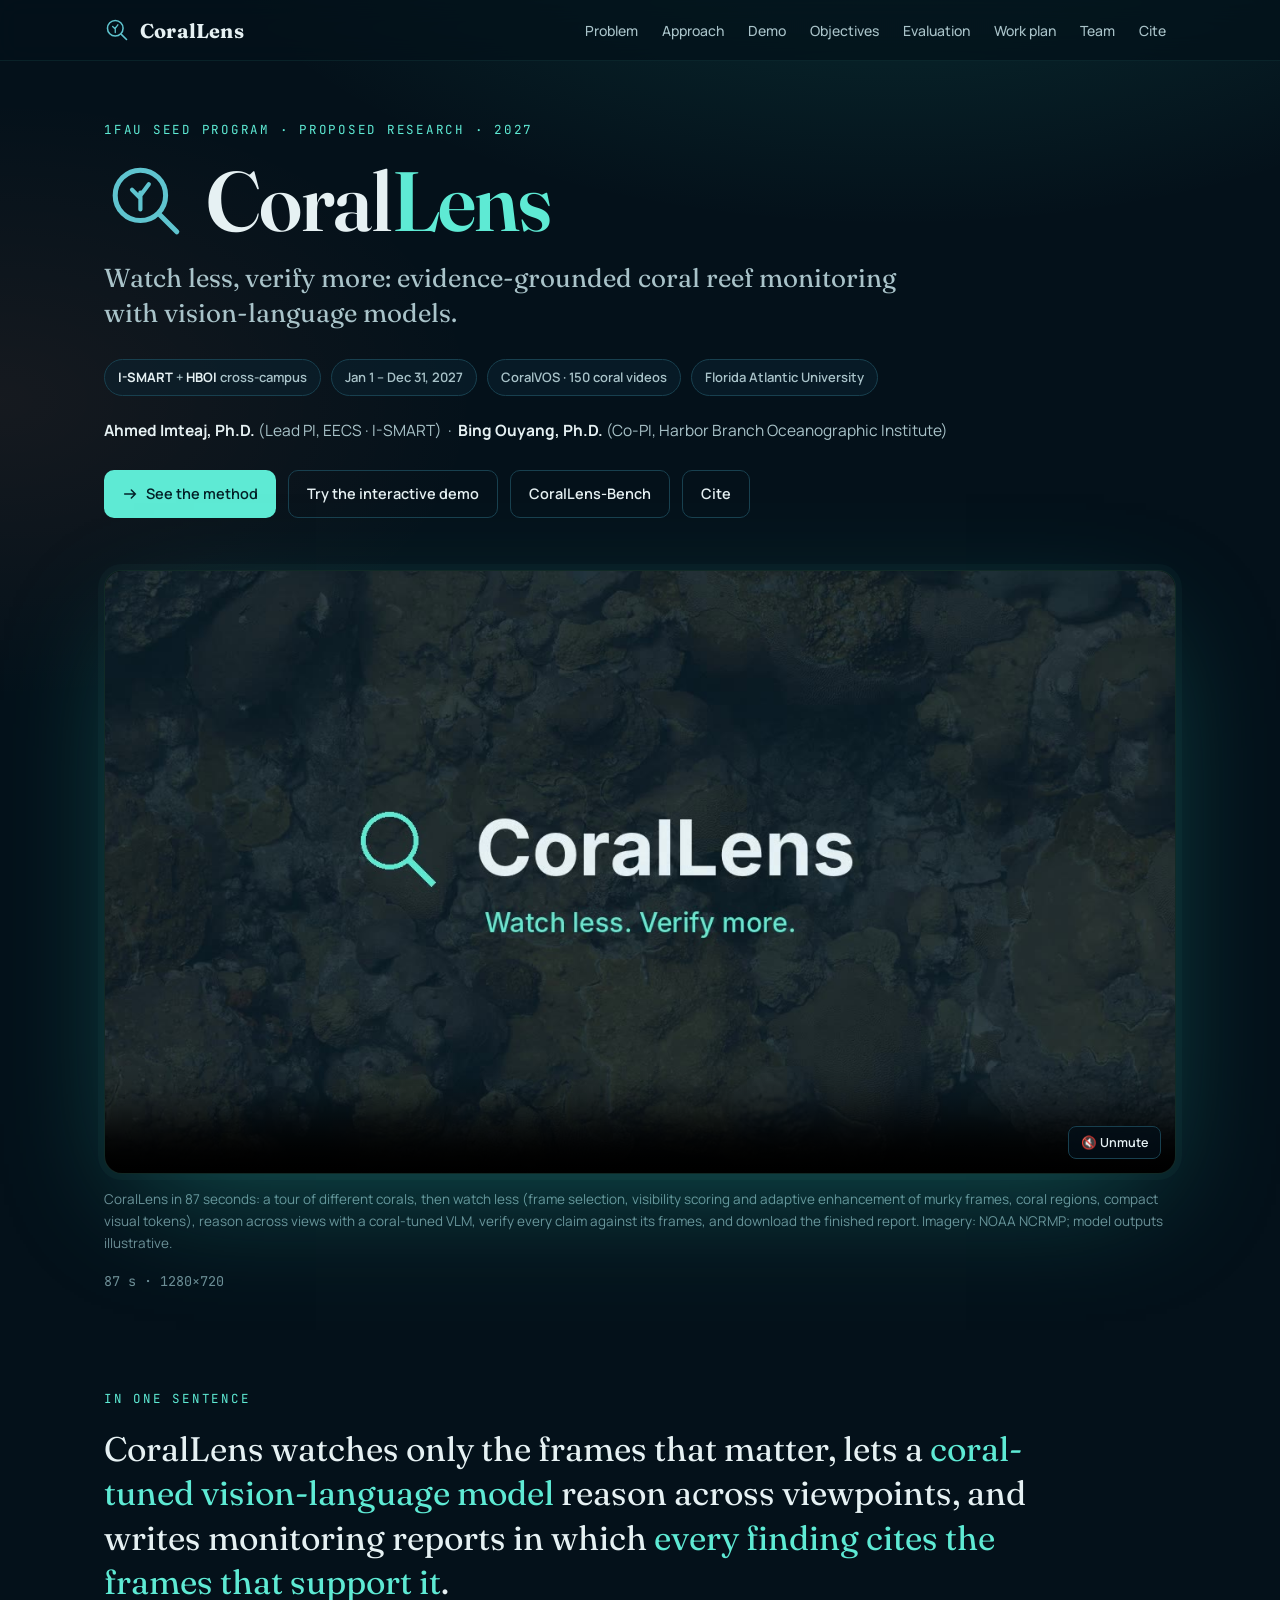
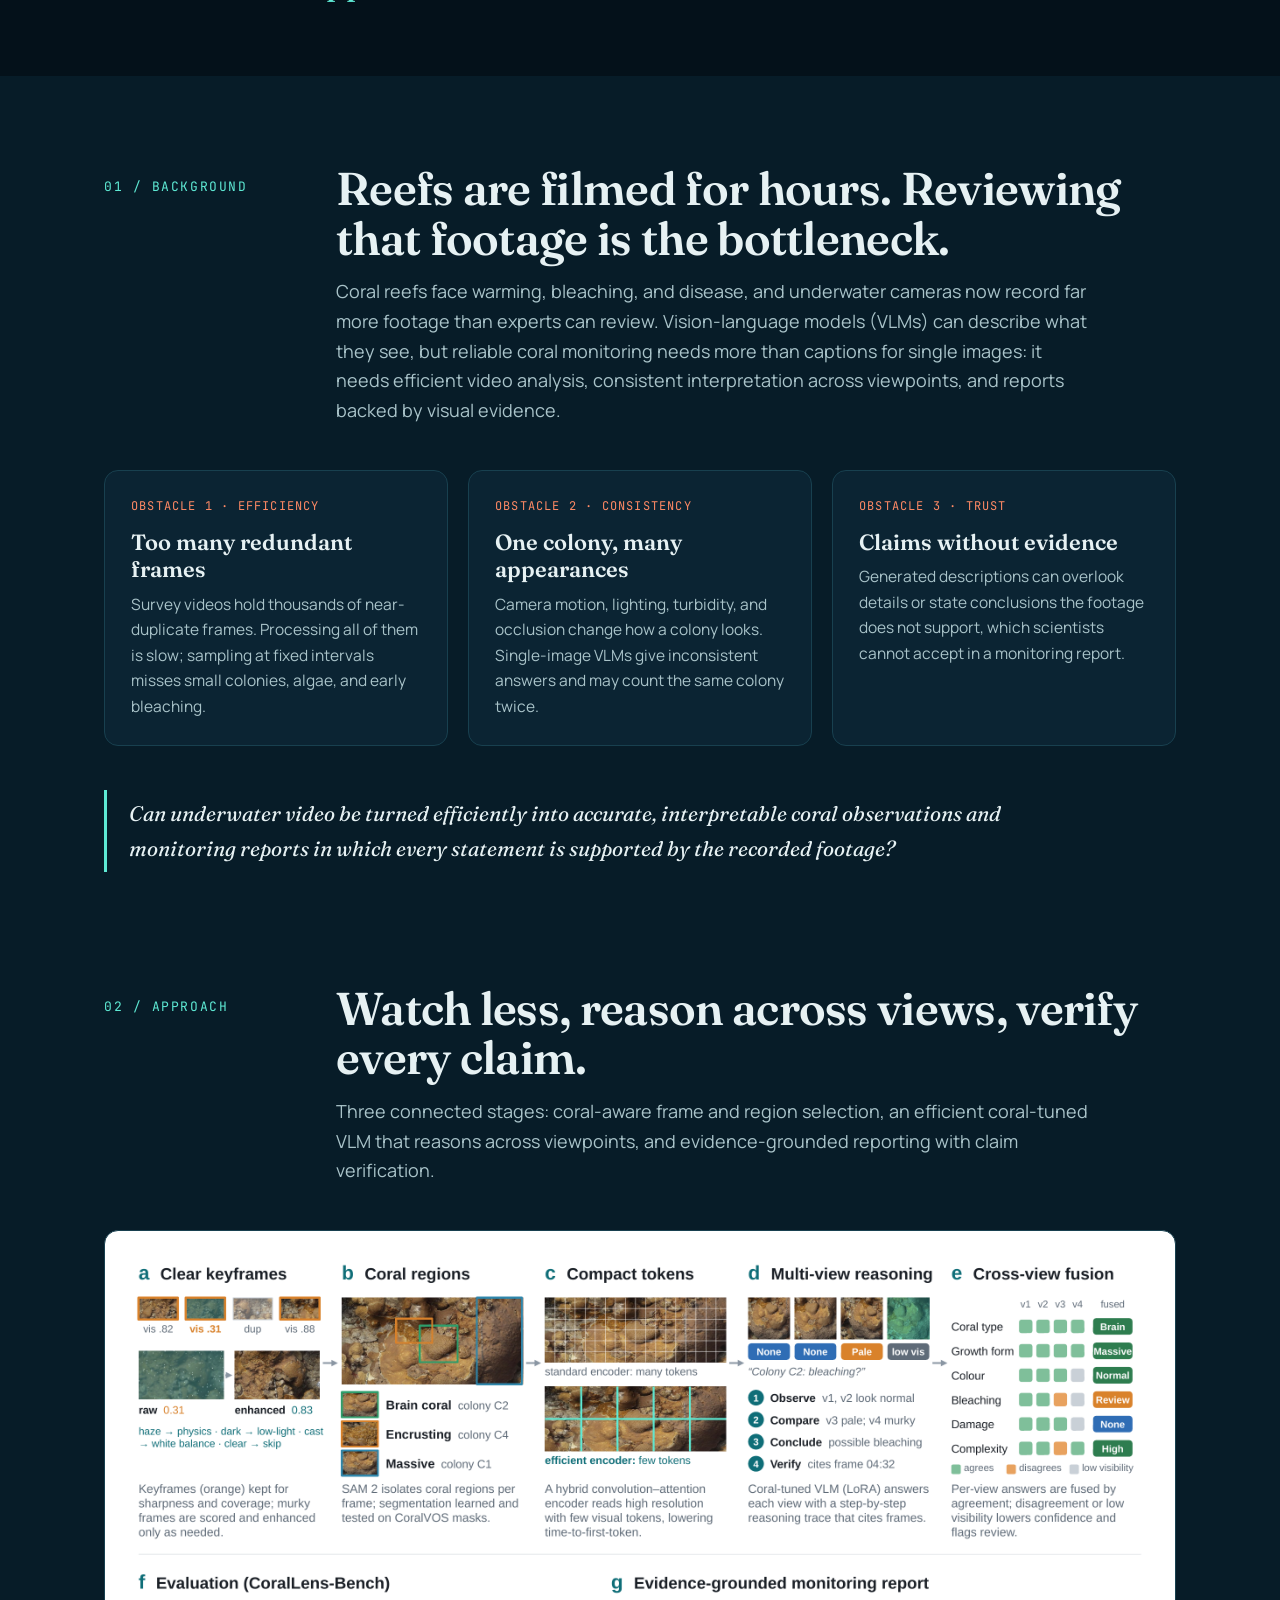
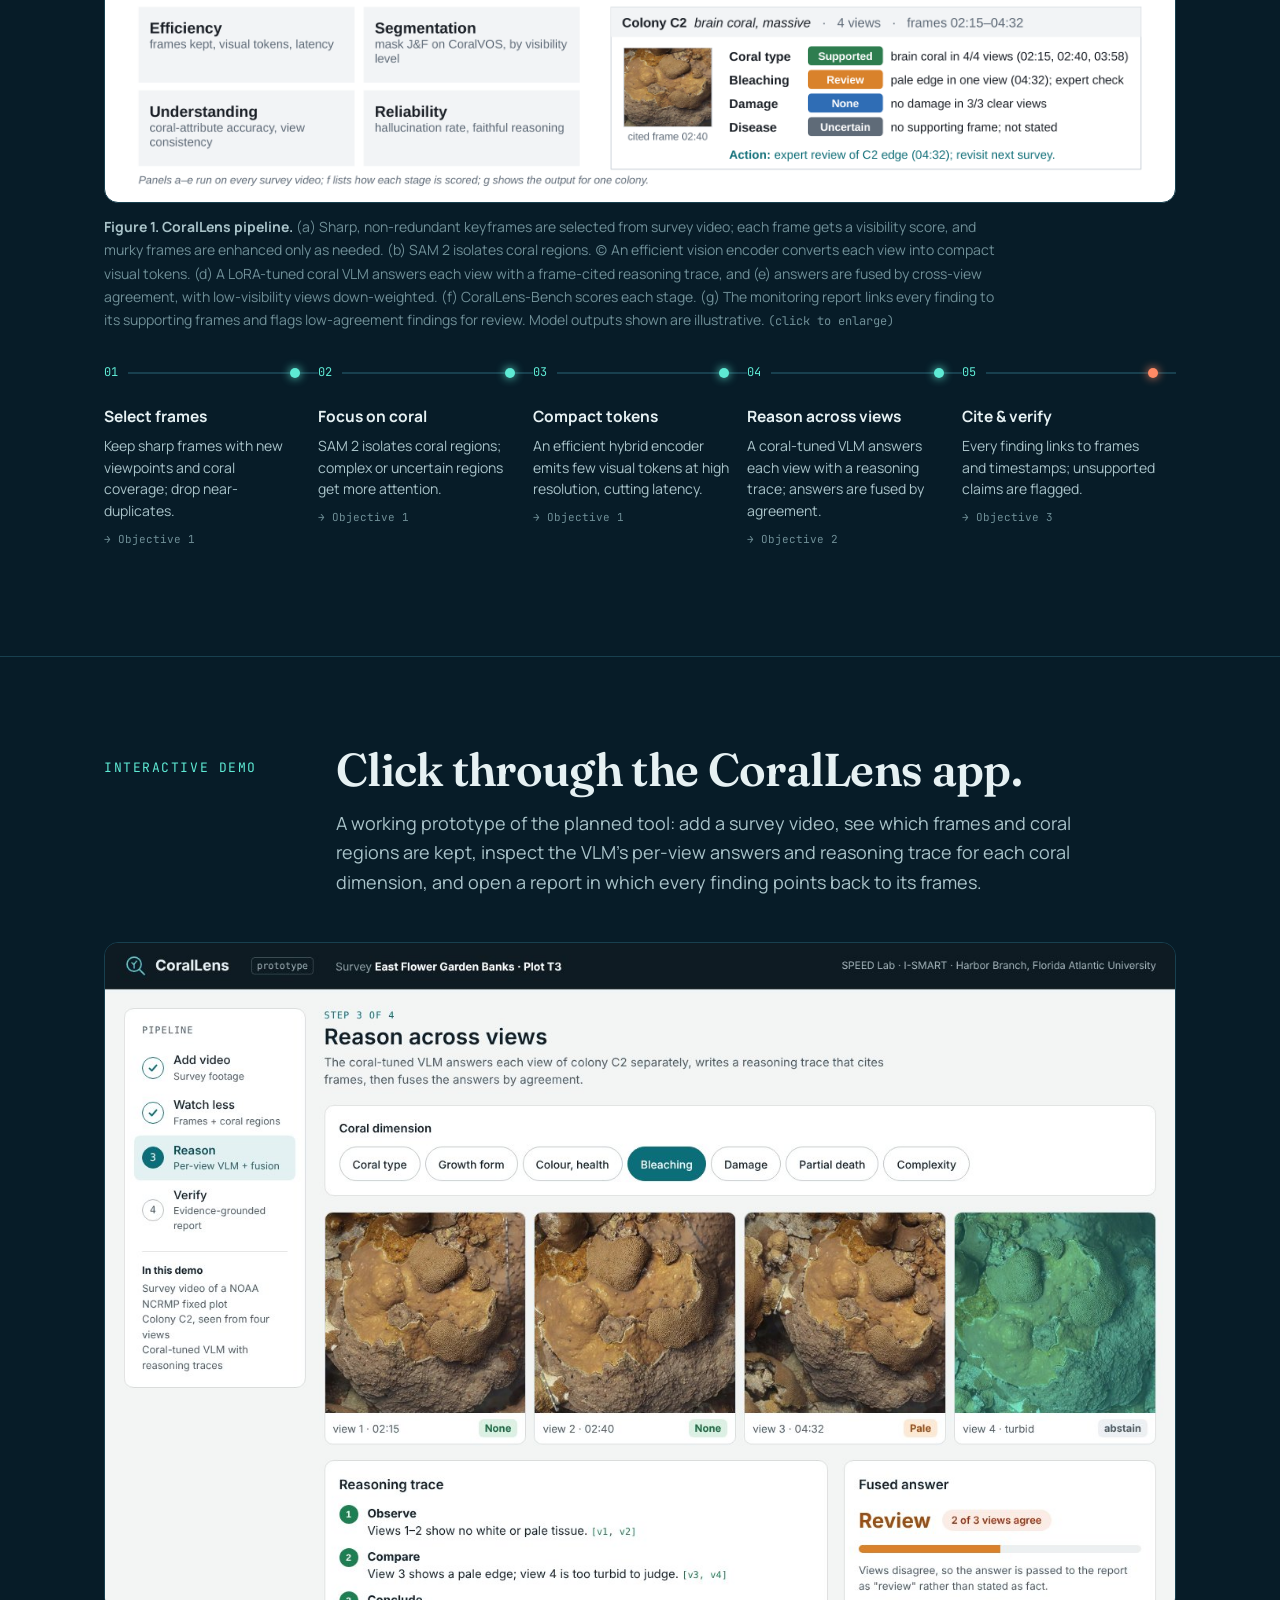
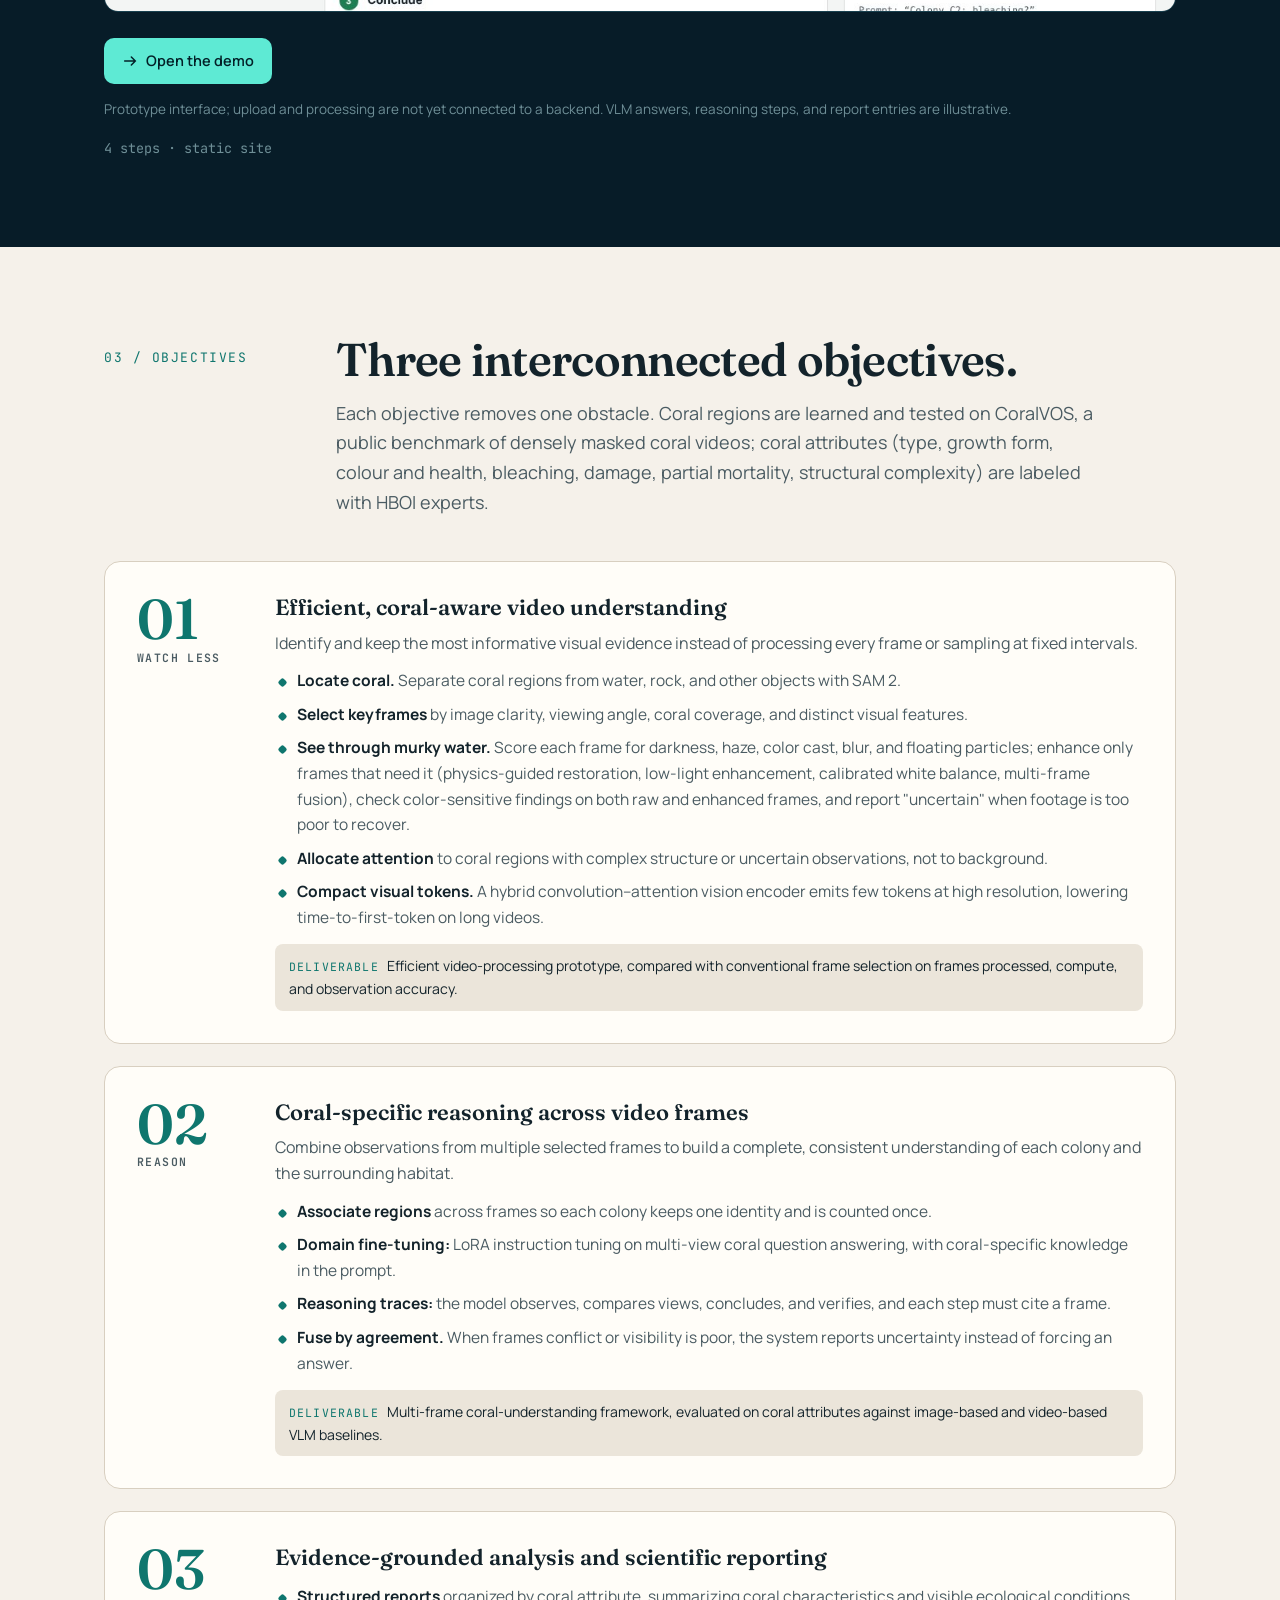
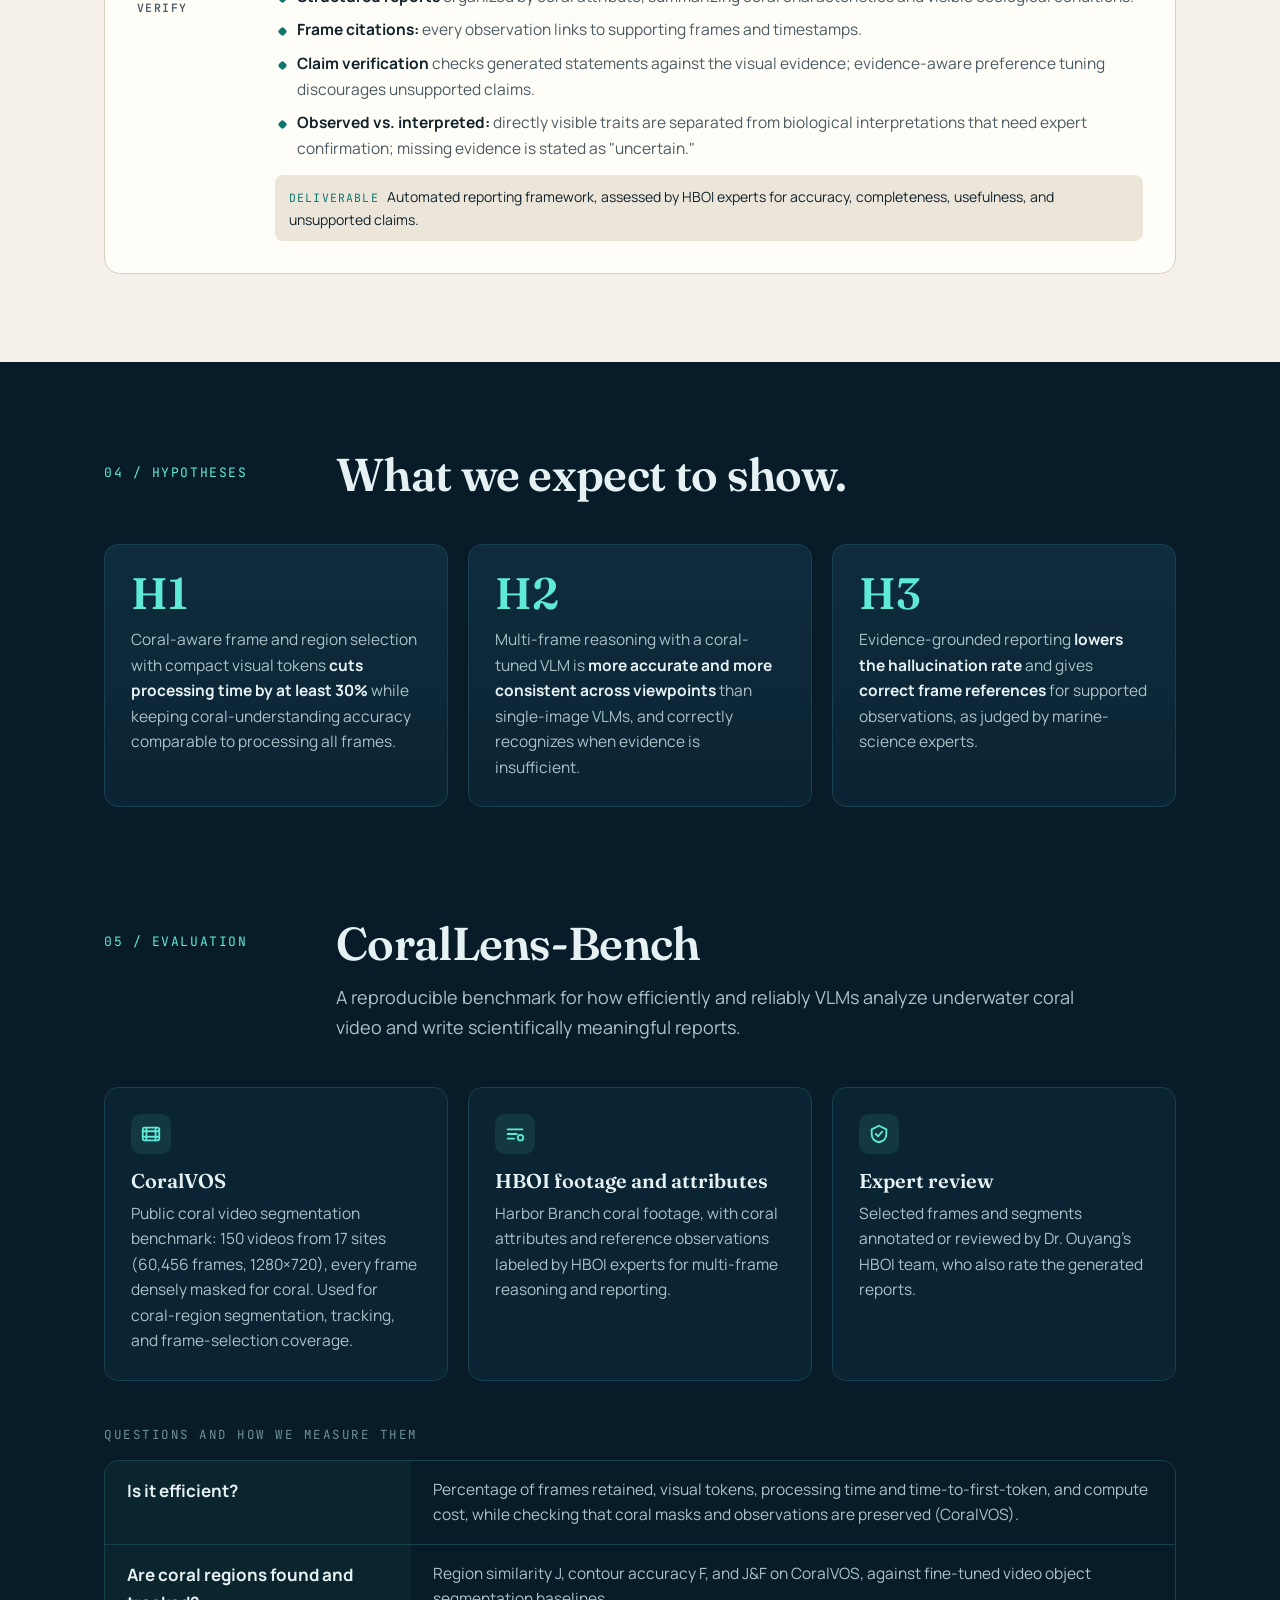
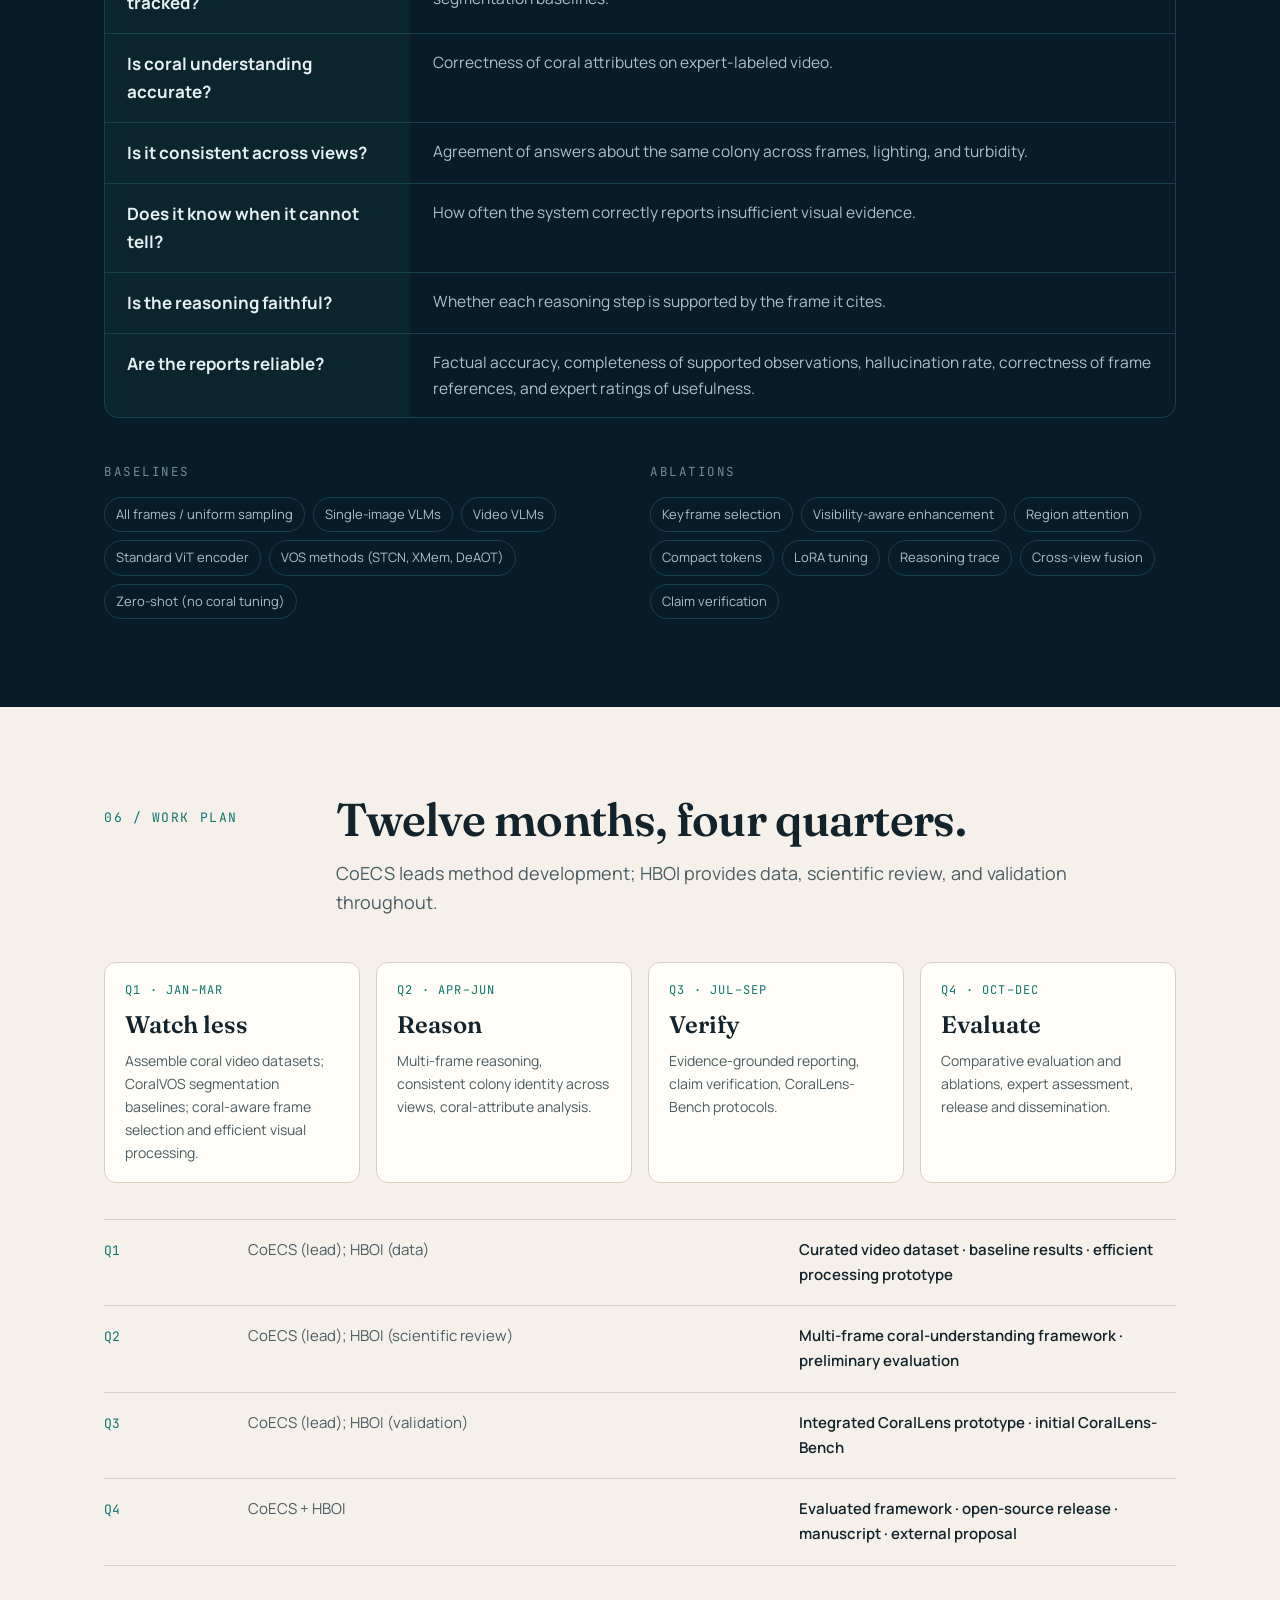
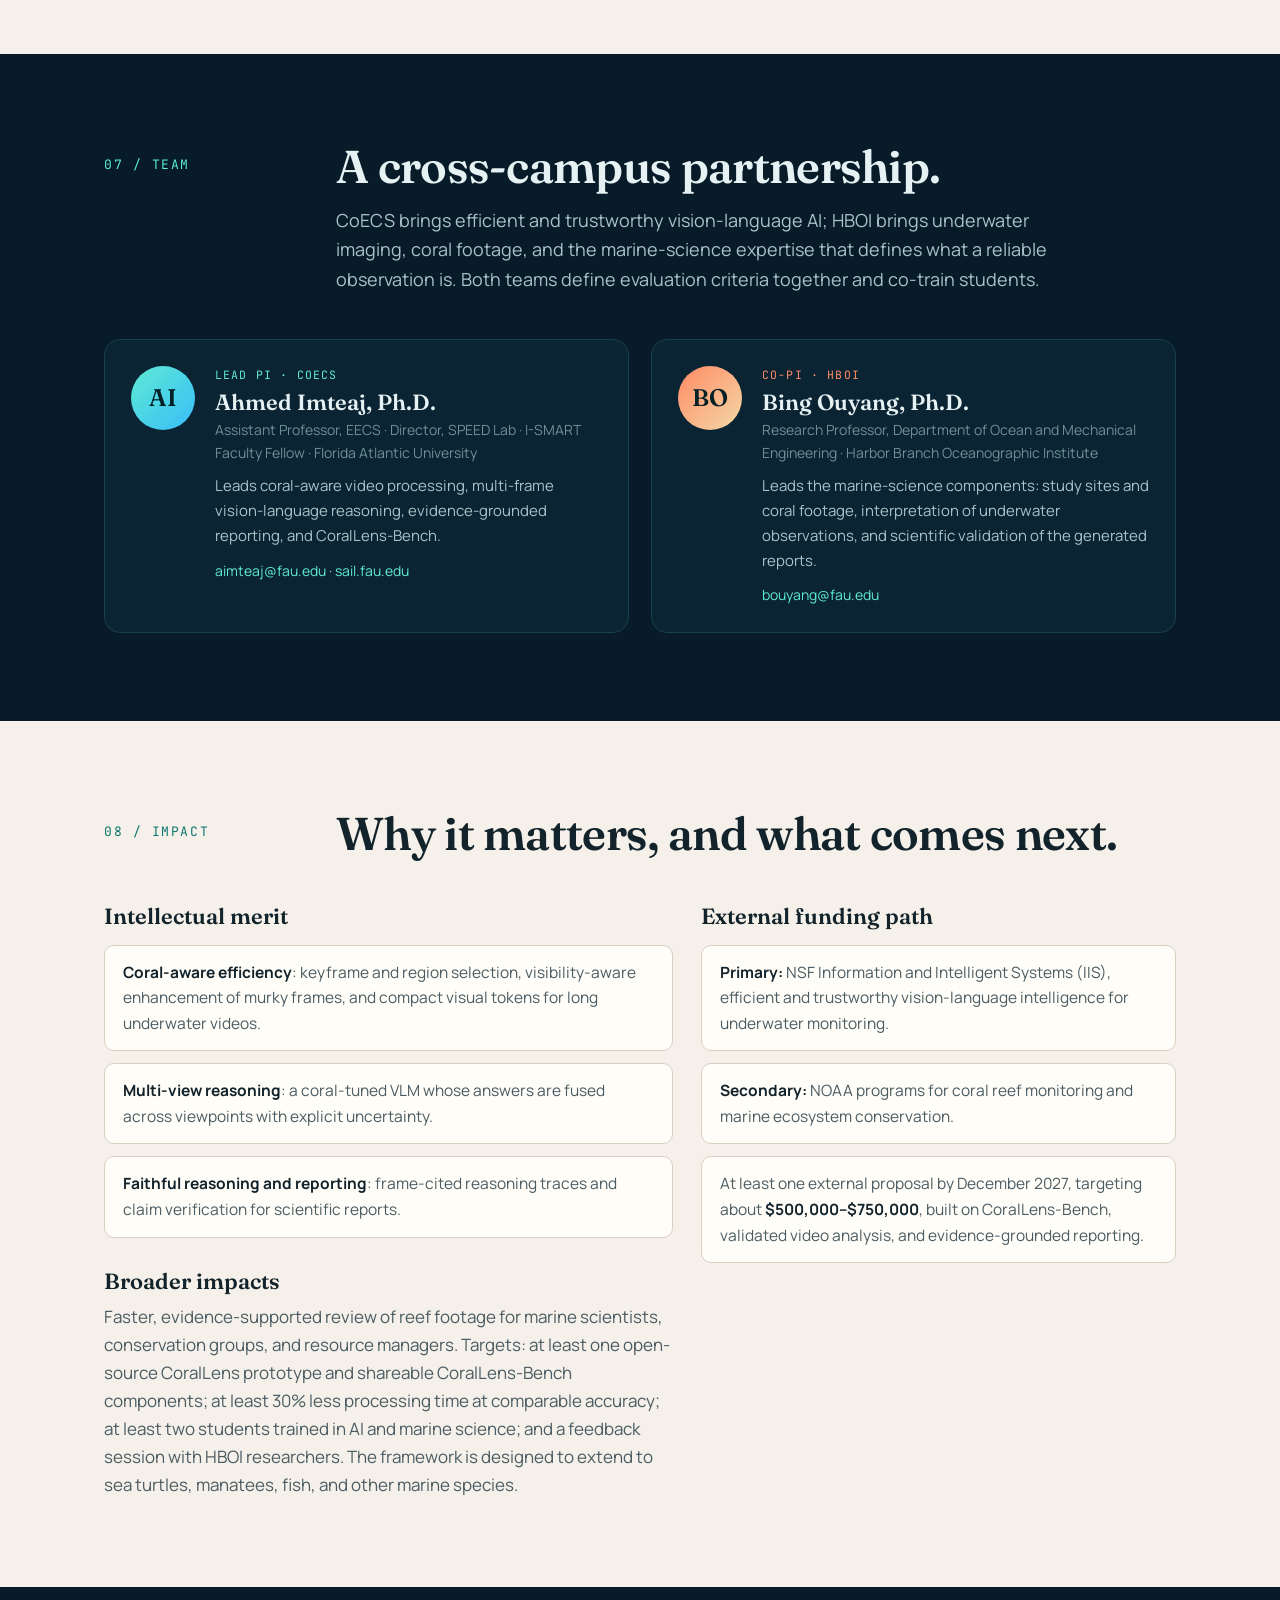
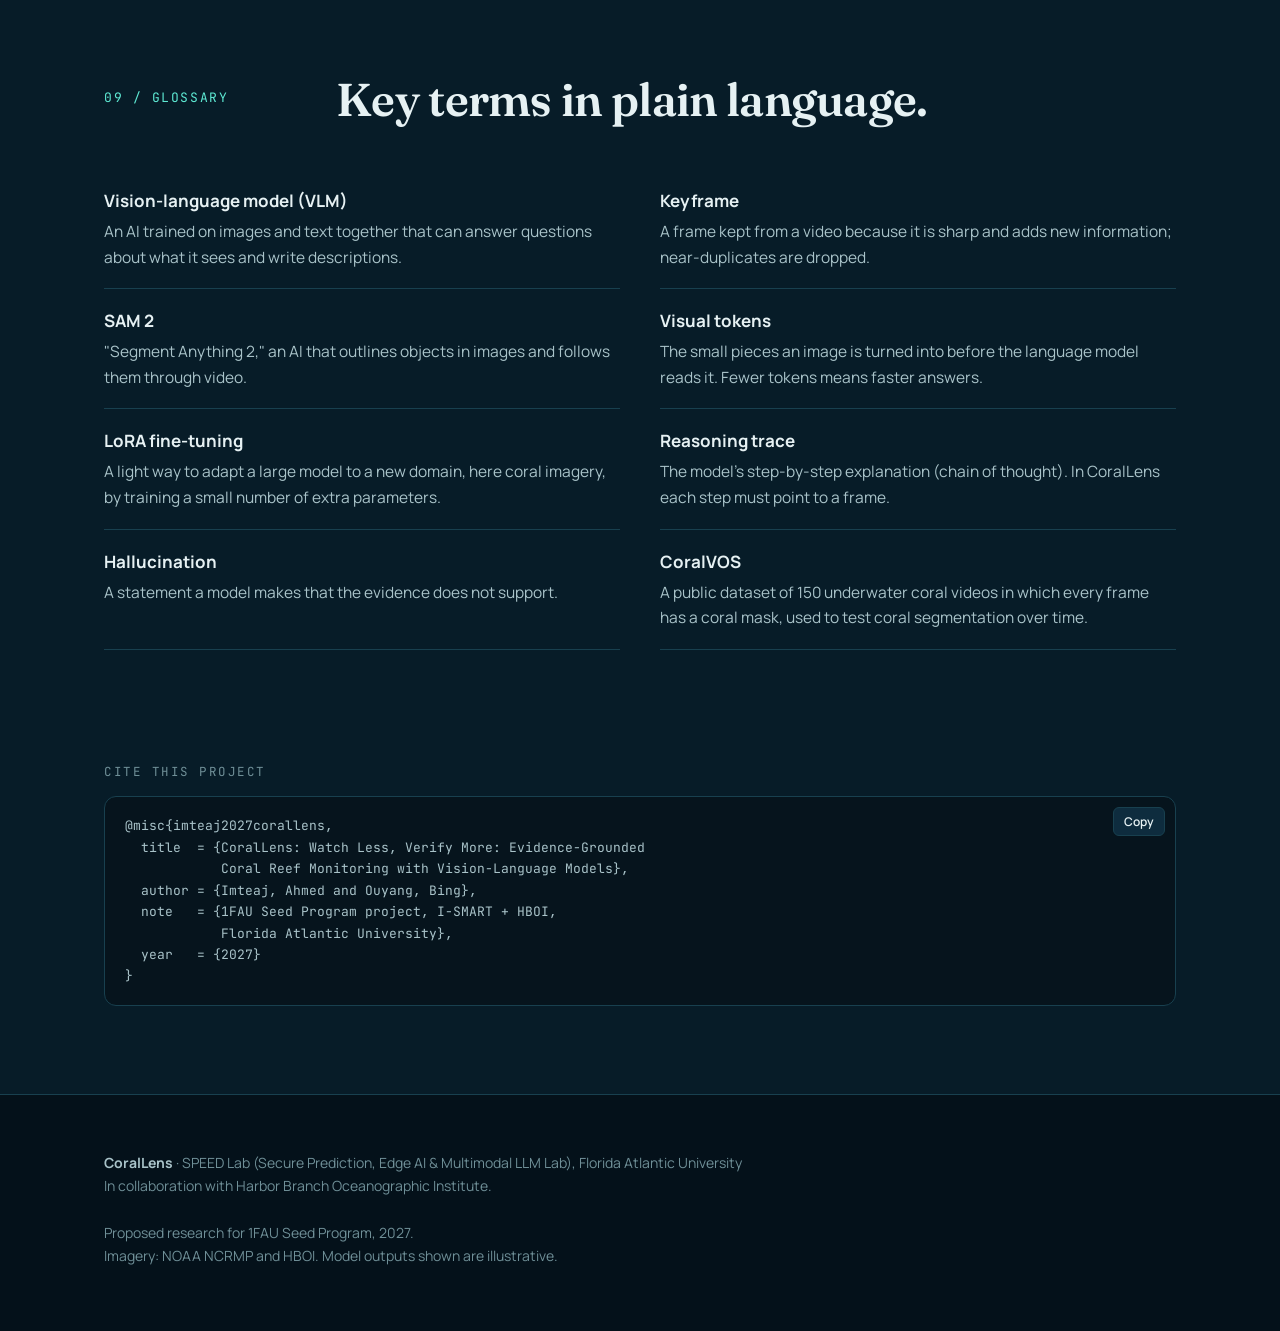
<file: index.html>
<!doctype html>
<html lang="en">
<head>
<meta charset="utf-8">
<meta name="viewport" content="width=device-width, initial-scale=1">
<title>CoralLens — Evidence-Grounded Coral Reef Monitoring</title>
<meta name="description" content="CoralLens: watch less, verify more. Efficient, evidence-grounded coral reef monitoring from underwater video with vision-language models. A 1FAU Seed Program project (I-SMART + HBOI), Florida Atlantic University.">
<meta property="og:title" content="CoralLens: Watch Less, Verify More">
<meta property="og:description" content="Evidence-grounded coral reef monitoring with vision-language models: efficient frame selection, multi-view coral reasoning, and reports where every finding cites its frames.">
<meta property="og:image" content="assets/social-card.jpg">
<meta name="twitter:card" content="summary_large_image">
<link rel="icon" href="data:image/svg+xml,<svg xmlns='http://www.w3.org/2000/svg' viewBox='0 0 30 30'><rect width='30' height='30' rx='7' fill='%23071a24'/><circle cx='13' cy='13' r='9' fill='none' stroke='%235FC4CF' stroke-width='2.2'/><path d='M20 20l6 6' stroke='%235FC4CF' stroke-width='2.4' stroke-linecap='round'/><path d='M13 18v-6M13 14l-3-3M13 13l3-4' stroke='%235FC4CF' stroke-width='1.8' stroke-linecap='round' fill='none'/></svg>">
<link rel="preconnect" href="https://fonts.googleapis.com">
<link rel="preconnect" href="https://fonts.gstatic.com" crossorigin>
<link href="https://fonts.googleapis.com/css2?family=Fraunces:opsz,wght@9..144,400;9..144,600;9..144,700&family=Manrope:wght@400;500;600;700&family=JetBrains+Mono:wght@400;500&display=swap" rel="stylesheet">
<style>
:root{
  --abyss:#04111a; --deep:#071c28; --panel:#0b2433; --panel-2:#0e2c3e; --line:#18404f;
  --ink:#e6f1f3; --ink-2:#a9c3c9; --ink-3:#6f8f97;
  --cyan:#5eead4; --cyan-2:#2dd4bf; --coral:#ff8a65; --sand:#f4d9a6;
  --paper:#f5f1ea; --paper-2:#ebe5da; --paper-ink:#13232b; --paper-ink-2:#4a5b62; --paper-line:#d8cfc0;
  --serif:"Fraunces",Georgia,serif; --sans:"Manrope",system-ui,sans-serif; --mono:"JetBrains Mono",ui-monospace,monospace;
  --wrap:1120px;
}
*{box-sizing:border-box;margin:0;padding:0}
html{scroll-behavior:smooth;scroll-padding-top:72px}
body{font-family:var(--sans);background:var(--abyss);color:var(--ink);line-height:1.65;font-size:17px;-webkit-font-smoothing:antialiased;overflow-x:hidden}
img,video{max-width:100%;display:block}
a{color:var(--cyan);text-decoration:none}
a:hover{text-decoration:underline}
.wrap{max-width:var(--wrap);margin:0 auto;padding:0 24px}
.mono{font-family:var(--mono)}

/* nav */
nav{position:fixed;inset:0 0 auto 0;z-index:50;background:rgba(4,17,26,.72);backdrop-filter:blur(12px);-webkit-backdrop-filter:blur(12px);border-bottom:1px solid rgba(94,234,212,.08)}
nav .wrap{display:flex;align-items:center;justify-content:space-between;height:60px;gap:16px}
.brand{font-family:var(--serif);font-weight:700;font-size:20px;color:var(--ink);letter-spacing:.2px;display:flex;align-items:center;gap:10px}
.brand:hover{text-decoration:none}
.brand i{width:9px;height:9px;border-radius:50%;background:var(--cyan);box-shadow:0 0 12px var(--cyan)}
nav ul{list-style:none;display:flex;gap:4px}
nav ul a{color:var(--ink-2);font-size:14px;font-weight:500;padding:6px 10px;border-radius:6px}
nav ul a:hover,nav ul a.on{color:var(--ink);background:rgba(94,234,212,.08);text-decoration:none}
@media (max-width:860px){nav ul{display:none}}

/* hero */
header.hero{position:relative;padding:120px 0 40px;background:radial-gradient(1200px 600px at 70% -10%,rgba(45,212,191,.16),transparent 60%),radial-gradient(800px 500px at 0% 30%,rgba(255,138,101,.07),transparent 60%),var(--abyss)}
.eyebrow{font-family:var(--mono);font-size:12.5px;letter-spacing:.14em;text-transform:uppercase;color:var(--cyan)}
h1{font-family:var(--serif);font-weight:600;font-size:clamp(40px,7vw,84px);line-height:1;letter-spacing:-.02em;margin:18px 0 18px}
h1 em{font-style:normal;color:var(--cyan)}
.hero-title{display:flex;align-items:center;gap:18px}
.hero-title .logo{width:clamp(48px,8vw,84px);height:clamp(48px,8vw,84px)}
.brand .logo{display:block}
.sub{font-family:var(--serif);font-size:clamp(19px,2.3vw,26px);line-height:1.35;color:var(--ink-2);max-width:820px;font-weight:400}
.meta{display:flex;flex-wrap:wrap;gap:10px;margin:28px 0 8px}
.chip{font-size:13px;font-weight:600;padding:7px 13px;border:1px solid var(--line);border-radius:999px;color:var(--ink-2);background:rgba(11,36,51,.5)}
.chip b{color:var(--ink)}
.authors{margin-top:22px;font-size:15.5px;color:var(--ink-2)}
.authors strong{color:var(--ink)}
.btns{display:flex;flex-wrap:wrap;gap:12px;margin-top:26px}
.btn{display:inline-flex;align-items:center;gap:8px;font-weight:600;font-size:14.5px;padding:11px 18px;border-radius:10px;background:var(--cyan);color:#032027}
.btn:hover{text-decoration:none;filter:brightness(1.08)}
.btn.ghost{background:transparent;color:var(--ink);border:1px solid var(--line)}
.btn.ghost:hover{border-color:var(--cyan)}

.video-shell{margin-top:52px;border-radius:18px;overflow:hidden;border:1px solid rgba(94,234,212,.18);box-shadow:0 40px 120px -30px rgba(45,212,191,.35),0 0 0 6px rgba(94,234,212,.03);background:#000;position:relative}
.video-shell video{width:100%;aspect-ratio:16/9;object-fit:cover}
.video-cap{display:flex;justify-content:space-between;gap:16px;flex-wrap:wrap;font-size:13.5px;color:var(--ink-3);margin-top:14px}
.sound{position:absolute;right:14px;bottom:14px;font:600 12.5px var(--sans);color:var(--ink);background:rgba(4,17,26,.7);border:1px solid var(--line);padding:7px 12px;border-radius:8px;cursor:pointer;backdrop-filter:blur(6px)}
.sound:hover{border-color:var(--cyan)}

/* tldr */
.tldr{padding:56px 0 72px}
.tldr p{font-family:var(--serif);font-size:clamp(22px,3vw,34px);line-height:1.3;max-width:960px;font-weight:400}
.tldr p mark{background:none;color:var(--cyan)}

/* sections */
section{padding:88px 0}
.dark{background:var(--deep)}
.light{background:var(--paper);color:var(--paper-ink)}
.light a{color:#0f766e}
.sec-head{display:grid;grid-template-columns:200px 1fr;gap:32px;margin-bottom:44px;align-items:start}
.sec-head .num{font-family:var(--mono);font-size:13px;letter-spacing:.12em;color:var(--cyan);padding-top:12px;text-transform:uppercase}
.light .sec-head .num{color:#0f766e}
h2{font-family:var(--serif);font-weight:600;font-size:clamp(30px,4vw,46px);line-height:1.08;letter-spacing:-.015em}
.lede{font-size:18px;color:var(--ink-2);margin-top:14px;max-width:760px}
.light .lede{color:var(--paper-ink-2)}
@media (max-width:760px){.sec-head{grid-template-columns:1fr;gap:6px}section{padding:64px 0}}

h3{font-family:var(--serif);font-weight:600;font-size:22px;line-height:1.25;margin-bottom:8px}

/* problem cards */
.grid3{display:grid;grid-template-columns:repeat(3,1fr);gap:20px}
@media (max-width:860px){.grid3{grid-template-columns:1fr}}
.card{background:var(--panel);border:1px solid var(--line);border-radius:14px;padding:26px}
.card .k{font-family:var(--mono);font-size:12px;color:var(--coral);letter-spacing:.1em;text-transform:uppercase;margin-bottom:12px}
.card p{color:var(--ink-2);font-size:15.5px}
.question{margin-top:44px;border-left:3px solid var(--cyan);padding:6px 0 6px 22px;font-family:var(--serif);font-style:italic;font-size:21px;color:var(--ink);max-width:900px}

/* figure */
figure{margin:0}
.fig{background:#06141d;border:1px solid var(--line);border-radius:14px;overflow:hidden}
.fig img{width:100%;cursor:zoom-in}
figcaption{font-size:14px;color:var(--ink-3);margin-top:12px;max-width:900px}
figcaption b{color:var(--ink-2)}
.light figcaption{color:var(--paper-ink-2)}
.light figcaption b{color:var(--paper-ink)}

/* pipeline */
.pipe{display:grid;grid-template-columns:repeat(5,1fr);gap:0;margin-top:40px;counter-reset:s}
.pipe>div{position:relative;padding:20px 18px 20px 0;border-top:2px solid var(--line)}
.pipe>div::before{counter-increment:s;content:"0" counter(s);font-family:var(--mono);font-size:12px;color:var(--cyan);position:absolute;top:-11px;left:0;background:var(--deep);padding-right:10px}
.pipe>div::after{content:"";position:absolute;top:-6px;right:18px;width:10px;height:10px;border-radius:50%;background:var(--cyan);box-shadow:0 0 10px var(--cyan)}
.pipe>div:last-child::after{background:var(--coral);box-shadow:0 0 10px var(--coral)}
.pipe h4{font-size:15.5px;font-weight:700;margin:10px 0 6px;color:var(--ink)}
.pipe p{font-size:14px;color:var(--ink-2);line-height:1.55}
.pipe .obj{font-family:var(--mono);font-size:11px;color:var(--ink-3);margin-top:8px;display:block}
.demo{margin-top:72px;padding-top:56px;border-top:1px solid var(--line)}
.steps4d{display:flex;flex-wrap:wrap;gap:8px;margin-top:16px}
.steps4d span{font-size:13px;color:var(--ink-2);padding:6px 12px;border:1px solid var(--line);border-radius:999px;background:rgba(11,36,51,.5)}
.steps4d b{color:var(--cyan);font-family:var(--mono);margin-right:6px;font-weight:500}
@media (max-width:900px){.pipe{grid-template-columns:1fr 1fr;row-gap:22px}}
@media (max-width:520px){.pipe{grid-template-columns:1fr}}

/* objectives */
.obj-list{display:grid;gap:22px}
.objective{display:grid;grid-template-columns:110px 1fr;gap:28px;padding:32px;border-radius:16px;background:#fffdf8;border:1px solid var(--paper-line)}
.objective .tag{font-family:var(--serif);font-size:56px;line-height:.9;color:#0f766e;font-weight:600}
.objective .tag small{display:block;font-family:var(--mono);font-size:11.5px;letter-spacing:.12em;color:var(--paper-ink-2);margin-top:8px;text-transform:uppercase}
.objective p{color:var(--paper-ink-2);font-size:16px}
.objective p+p{margin-top:10px}
.objective ul{margin:12px 0 0 0;list-style:none;display:grid;gap:8px}
.objective li{padding-left:22px;position:relative;color:var(--paper-ink-2);font-size:15.5px}
.objective li::before{content:"";position:absolute;left:4px;top:11px;width:7px;height:7px;border-radius:2px;background:#0f766e;transform:rotate(45deg)}
.objective li b{color:var(--paper-ink)}
.deliv{margin-top:14px;font-size:14px;padding:10px 14px;border-radius:8px;background:var(--paper-2);color:var(--paper-ink)}
.deliv span{font-family:var(--mono);font-size:11.5px;letter-spacing:.1em;text-transform:uppercase;color:#0f766e;margin-right:8px}
@media (max-width:700px){.objective{grid-template-columns:1fr;gap:10px;padding:24px}.objective .tag{font-size:40px}}

/* equation */
.eq{margin:18px 0 6px;padding:20px 22px;border-radius:12px;background:#06141d;color:#e6f1f3;font-family:var(--serif);font-size:clamp(17px,2.4vw,24px);text-align:center;overflow-x:auto;white-space:nowrap}
.eq i{font-style:italic}
.eq .c{color:var(--cyan)} .eq .o{color:var(--coral)}
.eq-key{font-size:14px;color:var(--paper-ink-2)}

/* hypotheses */
.hyp{display:grid;grid-template-columns:repeat(3,1fr);gap:20px}
@media (max-width:860px){.hyp{grid-template-columns:1fr}}
.hyp .card{background:linear-gradient(180deg,var(--panel-2),var(--panel))}
.hyp .h{font-family:var(--serif);font-size:44px;color:var(--cyan);line-height:1;font-weight:600;margin-bottom:12px}

/* eval table */
.table{border:1px solid var(--line);border-radius:14px;overflow:hidden}
.row{display:grid;grid-template-columns:minmax(200px,.8fr) 2fr;border-top:1px solid var(--line)}
.row:first-child{border-top:0}
.row>div{padding:16px 22px}
.row>div:first-child{font-weight:700;color:var(--ink);background:rgba(94,234,212,.04)}
.row>div:last-child{color:var(--ink-2);font-size:15.5px}
@media (max-width:640px){.row{grid-template-columns:1fr}.row>div:first-child{padding-bottom:4px}.row>div:last-child{padding-top:4px}}
.bench{display:grid;grid-template-columns:repeat(3,1fr);gap:20px;margin-bottom:44px}
@media (max-width:860px){.bench{grid-template-columns:1fr}}
.bench .card h3{font-size:20px}
.bench .ico{width:40px;height:40px;border-radius:10px;display:grid;place-items:center;background:rgba(94,234,212,.1);margin-bottom:14px}
.subhead{font-family:var(--mono);font-size:12.5px;letter-spacing:.12em;text-transform:uppercase;color:var(--ink-3);margin:0 0 14px}
.pill-list{display:flex;flex-wrap:wrap;gap:8px;margin-top:10px}
.pill-list span{font-size:13px;padding:6px 11px;border-radius:999px;border:1px solid var(--line);color:var(--ink-2)}

/* timeline */
.visits{display:grid;grid-template-columns:repeat(4,1fr);gap:16px;margin:36px 0}
.visit{padding:18px 20px;border-radius:12px;background:#fffdf8;border:1px solid var(--paper-line)}
.visit .v{font-family:var(--mono);font-size:12px;color:#0f766e;letter-spacing:.1em}
.visit .m{font-family:var(--serif);font-size:24px;font-weight:600;margin:4px 0}
.visit p{font-size:14px;color:var(--paper-ink-2)}
@media (max-width:760px){.visits{grid-template-columns:1fr 1fr}}
.light .fig{background:#fff;border-color:var(--paper-line)}
.ms{margin-top:36px;display:grid;gap:0;border-top:1px solid var(--paper-line)}
.ms>div{display:grid;grid-template-columns:120px 1.4fr 1fr;gap:24px;padding:18px 0;border-bottom:1px solid var(--paper-line);font-size:15px}
.ms .mo{font-family:var(--mono);font-size:13px;color:#0f766e;padding-top:2px}
.ms .ac{color:var(--paper-ink-2)}
.ms .dv{color:var(--paper-ink);font-weight:600}
@media (max-width:760px){.ms>div{grid-template-columns:1fr;gap:4px}}

/* team */
.team{display:grid;grid-template-columns:1fr 1fr;gap:22px}
@media (max-width:760px){.team{grid-template-columns:1fr}}
.person{display:flex;gap:20px;padding:26px;border-radius:16px;background:var(--panel);border:1px solid var(--line)}
.avatar{flex:0 0 64px;height:64px;border-radius:50%;display:grid;place-items:center;font-family:var(--serif);font-size:24px;font-weight:600;color:#032027;background:linear-gradient(135deg,var(--cyan),#38bdf8)}
.avatar.alt{background:linear-gradient(135deg,var(--coral),var(--sand))}
.person .role{font-family:var(--mono);font-size:11.5px;letter-spacing:.1em;text-transform:uppercase;color:var(--cyan)}
.person .aff{font-size:14px;color:var(--ink-3);margin:2px 0 10px}
.person p{font-size:15px;color:var(--ink-2)}
.partners{display:flex;flex-wrap:wrap;gap:12px;margin-top:28px}

/* glossary */
.gloss{display:grid;grid-template-columns:repeat(2,1fr);gap:0 40px}
.gloss>div{padding:18px 0;border-bottom:1px solid var(--line)}
.gloss dt{font-weight:700;margin-bottom:4px}
.gloss dd{color:var(--ink-2);font-size:15.5px}
@media (max-width:760px){.gloss{grid-template-columns:1fr}}

/* funding */
.fund{display:grid;grid-template-columns:1.2fr 1fr;gap:28px}
@media (max-width:860px){.fund{grid-template-columns:1fr}}
.fund ul{list-style:none;display:grid;gap:12px;margin-top:14px}
.fund li{padding:14px 18px;border-radius:10px;background:#fffdf8;border:1px solid var(--paper-line);font-size:15.5px;color:var(--paper-ink-2)}
.fund li b{color:var(--paper-ink)}

/* refs */
.refs{columns:2;column-gap:44px;font-size:14px;color:var(--ink-2);list-style:none;counter-reset:r}
.refs li{break-inside:avoid;margin-bottom:12px;padding-left:36px;position:relative;counter-increment:r}
.refs li::before{content:"[" counter(r) "]";position:absolute;left:0;font-family:var(--mono);font-size:12px;color:var(--ink-3);top:2px}
.refs i{color:var(--ink)}
@media (max-width:760px){.refs{columns:1}}
.cite{position:relative;background:#06141d;border:1px solid var(--line);border-radius:12px;padding:18px 20px;font-family:var(--mono);font-size:13px;color:var(--ink-2);white-space:pre;overflow-x:auto;margin-top:14px}
.copy{position:absolute;top:10px;right:10px;font:600 12px var(--sans);background:var(--panel-2);color:var(--ink);border:1px solid var(--line);padding:5px 10px;border-radius:6px;cursor:pointer}

footer{padding:56px 0 64px;border-top:1px solid var(--line);font-size:14px;color:var(--ink-3)}
footer .wrap{display:flex;justify-content:space-between;gap:24px;flex-wrap:wrap}
footer b{color:var(--ink-2)}

/* lightbox */
.lb{position:fixed;inset:0;background:rgba(2,8,12,.94);display:none;align-items:center;justify-content:center;z-index:100;padding:24px;cursor:zoom-out}
.lb.open{display:flex}
.lb img{max-height:94vh;border-radius:8px}

/* reveal */
.rv{opacity:0;transform:translateY(18px);transition:opacity .7s ease,transform .7s ease}
.rv.in{opacity:1;transform:none}
@media (prefers-reduced-motion:reduce){.rv{opacity:1;transform:none;transition:none}html{scroll-behavior:auto}}
</style>
</head>
<body>

<nav>
  <div class="wrap">
    <a class="brand" href="#top"><svg class="logo" width="26" height="26" viewBox="0 0 30 30" fill="none" aria-hidden="true"><circle cx="13" cy="13" r="9" stroke="#5FC4CF" stroke-width="1.8"/><path d="M20 20l6 6" stroke="#5FC4CF" stroke-width="1.8" stroke-linecap="round"/><path d="M13 18v-6M13 14l-3-3M13 13l3-4" stroke="#5FC4CF" stroke-width="1.5" stroke-linecap="round"/></svg>CoralLens</a>
    <ul>
      <li><a href="#problem">Problem</a></li>
      <li><a href="#approach">Approach</a></li>
      <li><a href="#demo">Demo</a></li>
      <li><a href="#objectives">Objectives</a></li>
      <li><a href="#evaluation">Evaluation</a></li>
      <li><a href="#plan">Work plan</a></li>
      <li><a href="#team">Team</a></li>
      <li><a href="#cite">Cite</a></li>
    </ul>
  </div>
</nav>

<header class="hero" id="top">
  <div class="wrap">
    <div class="eyebrow">1FAU Seed Program · Proposed research · 2027</div>
    <h1 class="hero-title"><svg class="logo" style="flex:0 0 auto" width="84" height="84" viewBox="0 0 30 30" fill="none" aria-hidden="true"><circle cx="13" cy="13" r="9" stroke="#5FC4CF" stroke-width="1.8"/><path d="M20 20l6 6" stroke="#5FC4CF" stroke-width="1.8" stroke-linecap="round"/><path d="M13 18v-6M13 14l-3-3M13 13l3-4" stroke="#5FC4CF" stroke-width="1.5" stroke-linecap="round"/></svg><span>Coral<em>Lens</em></span></h1>
    <p class="sub">Watch less, verify more: evidence-grounded coral reef monitoring with vision-language models.</p>
    <div class="meta">
      <span class="chip"><b>I-SMART</b> + <b>HBOI</b> cross-campus</span>
      <span class="chip">Jan 1 – Dec 31, 2027</span>
      <span class="chip">CoralVOS · 150 coral videos</span>
      <span class="chip">Florida Atlantic University</span>
    </div>
    <p class="authors"><strong>Ahmed Imteaj, Ph.D.</strong> (Lead PI, EECS · I-SMART) &nbsp;·&nbsp; <strong>Bing Ouyang, Ph.D.</strong> (Co-PI, Harbor Branch Oceanographic Institute)</p>
    <div class="btns">
      <a class="btn" href="#approach">
        <svg width="16" height="16" viewBox="0 0 24 24" fill="none" stroke="currentColor" stroke-width="2.2" stroke-linecap="round"><path d="M4 12h16M14 6l6 6-6 6"/></svg>
        See the method
      </a>
      <a class="btn ghost" href="demo/">Try the interactive demo</a>
      <a class="btn ghost" href="#evaluation">CoralLens-Bench</a>
      <a class="btn ghost" href="#cite">Cite</a>
    </div>

    <div class="video-shell rv">
      <video id="teaser" src="assets/coralReef_SPEED_Lab.mp4?v=20261021a" poster="assets/video-poster.jpg?v=20261020g" autoplay muted loop playsinline preload="metadata" controls></video>
      <button class="sound" id="sound" type="button">🔇 Unmute</button>
    </div>
    <div class="video-cap">
      <span>CoralLens in 87 seconds: a tour of different corals, then watch less (frame selection, visibility scoring and adaptive enhancement of murky frames, coral regions, compact visual tokens), reason across views with a coral-tuned VLM, verify every claim against its frames, and download the finished report. Imagery: NOAA NCRMP; model outputs illustrative.</span>
      <span class="mono">87 s · 1280×720</span>
    </div>
  </div>
</header>

<div class="tldr">
  <div class="wrap rv">
    <div class="eyebrow" style="margin-bottom:18px">In one sentence</div>
    <p>CoralLens watches only the frames that matter, lets a <mark>coral-tuned vision-language model</mark> reason across viewpoints, and writes monitoring reports in which <mark>every finding cites the frames that support it</mark>.</p>
  </div>
</div>

<section class="dark" id="problem">
  <div class="wrap">
    <div class="sec-head rv">
      <div class="num">01 / Background</div>
      <div>
        <h2>Reefs are filmed for hours. Reviewing that footage is the bottleneck.</h2>
        <p class="lede">Coral reefs face warming, bleaching, and disease, and underwater cameras now record far more footage than experts can review. Vision-language models (VLMs) can describe what they see, but reliable coral monitoring needs more than captions for single images: it needs efficient video analysis, consistent interpretation across viewpoints, and reports backed by visual evidence.</p>
      </div>
    </div>
    <div class="grid3">
      <div class="card rv">
        <div class="k">Obstacle 1 · Efficiency</div>
        <h3>Too many redundant frames</h3>
        <p>Survey videos hold thousands of near-duplicate frames. Processing all of them is slow; sampling at fixed intervals misses small colonies, algae, and early bleaching.</p>
      </div>
      <div class="card rv">
        <div class="k">Obstacle 2 · Consistency</div>
        <h3>One colony, many appearances</h3>
        <p>Camera motion, lighting, turbidity, and occlusion change how a colony looks. Single-image VLMs give inconsistent answers and may count the same colony twice.</p>
      </div>
      <div class="card rv">
        <div class="k">Obstacle 3 · Trust</div>
        <h3>Claims without evidence</h3>
        <p>Generated descriptions can overlook details or state conclusions the footage does not support, which scientists cannot accept in a monitoring report.</p>
      </div>
    </div>
    <p class="question rv">Can underwater video be turned efficiently into accurate, interpretable coral observations and monitoring reports in which every statement is supported by the recorded footage?</p>
  </div>
</section>

<section class="dark" id="approach" style="padding-top:24px">
  <div class="wrap">
    <div class="sec-head rv">
      <div class="num">02 / Approach</div>
      <div>
        <h2>Watch less, reason across views, verify every claim.</h2>
        <p class="lede">Three connected stages: coral-aware frame and region selection, an efficient coral-tuned VLM that reasons across viewpoints, and evidence-grounded reporting with claim verification.</p>
      </div>
    </div>
    <figure class="rv">
      <div class="fig" style="background:#fff;padding:10px"><img src="assets/fig1-overview.png?v=20261021b" alt="CoralLens pipeline: (a) clear keyframes with visibility scoring and enhancement, (b) SAM 2 coral regions, (c) compact visual tokens, (d) multi-view reasoning, (e) cross-view fusion, (f) CoralLens-Bench evaluation, (g) evidence-grounded monitoring report" loading="lazy" data-zoom></div>
      <figcaption><b>Figure 1. CoralLens pipeline.</b> (a) Sharp, non-redundant keyframes are selected from survey video; each frame gets a visibility score, and murky frames are enhanced only as needed. (b) SAM&nbsp;2 isolates coral regions. (c) An efficient vision encoder converts each view into compact visual tokens. (d) A LoRA-tuned coral VLM answers each view with a frame-cited reasoning trace, and (e) answers are fused by cross-view agreement, with low-visibility views down-weighted. (f) CoralLens-Bench scores each stage. (g) The monitoring report links every finding to its supporting frames and flags low-agreement findings for review. Model outputs shown are illustrative. <span class="mono" style="font-size:12px">(click to enlarge)</span></figcaption>
    </figure>
    <div class="pipe">
      <div class="rv"><h4>Select frames</h4><p>Keep sharp frames with new viewpoints and coral coverage; drop near-duplicates.</p><span class="obj">→ Objective 1</span></div>
      <div class="rv"><h4>Focus on coral</h4><p>SAM&nbsp;2 isolates coral regions; complex or uncertain regions get more attention.</p><span class="obj">→ Objective 1</span></div>
      <div class="rv"><h4>Compact tokens</h4><p>An efficient hybrid encoder emits few visual tokens at high resolution, cutting latency.</p><span class="obj">→ Objective 1</span></div>
      <div class="rv"><h4>Reason across views</h4><p>A coral-tuned VLM answers each view with a reasoning trace; answers are fused by agreement.</p><span class="obj">→ Objective 2</span></div>
      <div class="rv"><h4>Cite &amp; verify</h4><p>Every finding links to frames and timestamps; unsupported claims are flagged.</p><span class="obj">→ Objective 3</span></div>
    </div>
  </div>
</section>

<section class="dark" id="demo" style="border-top:1px solid var(--line)">
  <div class="wrap">
    <div class="sec-head rv">
      <div class="num">Interactive demo</div>
      <div>
        <h2>Click through the CoralLens app.</h2>
        <p class="lede">A working prototype of the planned tool: add a survey video, see which frames and coral regions are kept, inspect the VLM's per-view answers and reasoning trace for each coral dimension, and open a report in which every finding points back to its frames.</p>
      </div>
    </div>
    <div class="rv">
      <a href="demo/" aria-label="Open the interactive demo" style="display:block;border:1px solid var(--line);border-radius:14px;overflow:hidden">
        <img src="assets/demo-preview.jpg" alt="CoralLens demo: multi-view reasoning step with per-view answers and reasoning trace" loading="lazy" style="display:block;width:100%;height:auto">
      </a>
      <div class="btns">
        <a class="btn" href="demo/">
          <svg width="16" height="16" viewBox="0 0 24 24" fill="none" stroke="currentColor" stroke-width="2.2" stroke-linecap="round"><path d="M4 12h16M14 6l6 6-6 6"/></svg>
          Open the demo
        </a>
      </div>
      <div class="video-cap"><span>Prototype interface; upload and processing are not yet connected to a backend. VLM answers, reasoning steps, and report entries are illustrative.</span><span class="mono">4 steps · static site</span></div>
    </div>
  </div>
</section>

<section class="light" id="objectives">
  <div class="wrap">
    <div class="sec-head rv">
      <div class="num">03 / Objectives</div>
      <div>
        <h2>Three interconnected objectives.</h2>
        <p class="lede">Each objective removes one obstacle. Coral regions are learned and tested on CoralVOS, a public benchmark of densely masked coral videos; coral attributes (type, growth form, colour and health, bleaching, damage, partial mortality, structural complexity) are labeled with HBOI experts.</p>
      </div>
    </div>

    <div class="obj-list">
      <article class="objective rv">
        <div class="tag">01<small>Watch less</small></div>
        <div>
          <h3>Efficient, coral-aware video understanding</h3>
          <p>Identify and keep the most informative visual evidence instead of processing every frame or sampling at fixed intervals.</p>
          <ul>
            <li><b>Locate coral.</b> Separate coral regions from water, rock, and other objects with SAM&nbsp;2.</li>
            <li><b>Select keyframes</b> by image clarity, viewing angle, coral coverage, and distinct visual features.</li>
            <li><b>See through murky water.</b> Score each frame for darkness, haze, color cast, blur, and floating particles; enhance only frames that need it (physics-guided restoration, low-light enhancement, calibrated white balance, multi-frame fusion), check color-sensitive findings on both raw and enhanced frames, and report "uncertain" when footage is too poor to recover.</li>
            <li><b>Allocate attention</b> to coral regions with complex structure or uncertain observations, not to background.</li>
            <li><b>Compact visual tokens.</b> A hybrid convolution–attention vision encoder emits few tokens at high resolution, lowering time-to-first-token on long videos.</li>
          </ul>
          <div class="deliv"><span>Deliverable</span>Efficient video-processing prototype, compared with conventional frame selection on frames processed, compute, and observation accuracy.</div>
        </div>
      </article>

      <article class="objective rv">
        <div class="tag">02<small>Reason</small></div>
        <div>
          <h3>Coral-specific reasoning across video frames</h3>
          <p>Combine observations from multiple selected frames to build a complete, consistent understanding of each colony and the surrounding habitat.</p>
          <ul>
            <li><b>Associate regions</b> across frames so each colony keeps one identity and is counted once.</li>
            <li><b>Domain fine-tuning:</b> LoRA instruction tuning on multi-view coral question answering, with coral-specific knowledge in the prompt.</li>
            <li><b>Reasoning traces:</b> the model observes, compares views, concludes, and verifies, and each step must cite a frame.</li>
            <li><b>Fuse by agreement.</b> When frames conflict or visibility is poor, the system reports uncertainty instead of forcing an answer.</li>
          </ul>
          <div class="deliv"><span>Deliverable</span>Multi-frame coral-understanding framework, evaluated on coral attributes against image-based and video-based VLM baselines.</div>
        </div>
      </article>

      <article class="objective rv">
        <div class="tag">03<small>Verify</small></div>
        <div>
          <h3>Evidence-grounded analysis and scientific reporting</h3>
          <ul>
            <li><b>Structured reports</b> organized by coral attribute, summarizing coral characteristics and visible ecological conditions.</li>
            <li><b>Frame citations:</b> every observation links to supporting frames and timestamps.</li>
            <li><b>Claim verification</b> checks generated statements against the visual evidence; evidence-aware preference tuning discourages unsupported claims.</li>
            <li><b>Observed vs. interpreted:</b> directly visible traits are separated from biological interpretations that need expert confirmation; missing evidence is stated as "uncertain."</li>
          </ul>
          <div class="deliv"><span>Deliverable</span>Automated reporting framework, assessed by HBOI experts for accuracy, completeness, usefulness, and unsupported claims.</div>
        </div>
      </article>
    </div>
  </div>
</section>

<section class="dark" id="hypotheses">
  <div class="wrap">
    <div class="sec-head rv">
      <div class="num">04 / Hypotheses</div>
      <div><h2>What we expect to show.</h2></div>
    </div>
    <div class="hyp">
      <div class="card rv"><div class="h">H1</div><p>Coral-aware frame and region selection with compact visual tokens <b style="color:var(--ink)">cuts processing time by at least 30%</b> while keeping coral-understanding accuracy comparable to processing all frames.</p></div>
      <div class="card rv"><div class="h">H2</div><p>Multi-frame reasoning with a coral-tuned VLM is <b style="color:var(--ink)">more accurate and more consistent across viewpoints</b> than single-image VLMs, and correctly recognizes when evidence is insufficient.</p></div>
      <div class="card rv"><div class="h">H3</div><p>Evidence-grounded reporting <b style="color:var(--ink)">lowers the hallucination rate</b> and gives <b style="color:var(--ink)">correct frame references</b> for supported observations, as judged by marine-science experts.</p></div>
    </div>
  </div>
</section>

<section class="dark" id="evaluation" style="padding-top:24px">
  <div class="wrap">
    <div class="sec-head rv">
      <div class="num">05 / Evaluation</div>
      <div>
        <h2>CoralLens-Bench</h2>
        <p class="lede">A reproducible benchmark for how efficiently and reliably VLMs analyze underwater coral video and write scientifically meaningful reports.</p>
      </div>
    </div>
    <div class="bench">
      <div class="card rv">
        <div class="ico"><svg width="22" height="22" viewBox="0 0 24 24" fill="none" stroke="#5eead4" stroke-width="2" stroke-linecap="round"><rect x="3" y="5" width="18" height="14" rx="2"/><path d="M3 9h18M3 15h18M7 5v14M17 5v14"/></svg></div>
        <h3>CoralVOS</h3>
        <p>Public coral video segmentation benchmark: 150 videos from 17 sites (60,456 frames, 1280×720), every frame densely masked for coral. Used for coral-region segmentation, tracking, and frame-selection coverage.</p>
      </div>
      <div class="card rv">
        <div class="ico"><svg width="22" height="22" viewBox="0 0 24 24" fill="none" stroke="#5eead4" stroke-width="2" stroke-linecap="round"><path d="M4 7h16M4 12h10M4 17h7"/><circle cx="18" cy="16" r="3"/></svg></div>
        <h3>HBOI footage and attributes</h3>
        <p>Harbor Branch coral footage, with coral attributes and reference observations labeled by HBOI experts for multi-frame reasoning and reporting.</p>
      </div>
      <div class="card rv">
        <div class="ico"><svg width="22" height="22" viewBox="0 0 24 24" fill="none" stroke="#5eead4" stroke-width="2" stroke-linecap="round"><path d="M12 3l8 4v5c0 5-3.5 8-8 9-4.5-1-8-4-8-9V7z"/><path d="M8.5 12l2.5 2.5 4.5-5"/></svg></div>
        <h3>Expert review</h3>
        <p>Selected frames and segments annotated or reviewed by Dr. Ouyang's HBOI team, who also rate the generated reports.</p>
      </div>
    </div>

    <p class="subhead rv">Questions and how we measure them</p>
    <div class="table rv">
      <div class="row"><div>Is it efficient?</div><div>Percentage of frames retained, visual tokens, processing time and time-to-first-token, and compute cost, while checking that coral masks and observations are preserved (CoralVOS).</div></div>
      <div class="row"><div>Are coral regions found and tracked?</div><div>Region similarity J, contour accuracy F, and J&amp;F on CoralVOS, against fine-tuned video object segmentation baselines.</div></div>
      <div class="row"><div>Is coral understanding accurate?</div><div>Correctness of coral attributes on expert-labeled video.</div></div>
      <div class="row"><div>Is it consistent across views?</div><div>Agreement of answers about the same colony across frames, lighting, and turbidity.</div></div>
      <div class="row"><div>Does it know when it cannot tell?</div><div>How often the system correctly reports insufficient visual evidence.</div></div>
      <div class="row"><div>Is the reasoning faithful?</div><div>Whether each reasoning step is supported by the frame it cites.</div></div>
      <div class="row"><div>Are the reports reliable?</div><div>Factual accuracy, completeness of supported observations, hallucination rate, correctness of frame references, and expert ratings of usefulness.</div></div>
    </div>

    <div class="grid3" style="margin-top:44px;grid-template-columns:1fr 1fr">
      <div class="rv">
        <p class="subhead">Baselines</p>
        <div class="pill-list"><span>All frames / uniform sampling</span><span>Single-image VLMs</span><span>Video VLMs</span><span>Standard ViT encoder</span><span>VOS methods (STCN, XMem, DeAOT)</span><span>Zero-shot (no coral tuning)</span></div>
      </div>
      <div class="rv">
        <p class="subhead">Ablations</p>
        <div class="pill-list"><span>Keyframe selection</span><span>Visibility-aware enhancement</span><span>Region attention</span><span>Compact tokens</span><span>LoRA tuning</span><span>Reasoning trace</span><span>Cross-view fusion</span><span>Claim verification</span></div>
      </div>
    </div>
  </div>
</section>

<section class="light" id="plan">
  <div class="wrap">
    <div class="sec-head rv">
      <div class="num">06 / Work plan</div>
      <div>
        <h2>Twelve months, four quarters.</h2>
        <p class="lede">CoECS leads method development; HBOI provides data, scientific review, and validation throughout.</p>
      </div>
    </div>
    <div class="visits">
      <div class="visit rv"><div class="v">Q1 · JAN–MAR</div><div class="m">Watch less</div><p>Assemble coral video datasets; CoralVOS segmentation baselines; coral-aware frame selection and efficient visual processing.</p></div>
      <div class="visit rv"><div class="v">Q2 · APR–JUN</div><div class="m">Reason</div><p>Multi-frame reasoning, consistent colony identity across views, coral-attribute analysis.</p></div>
      <div class="visit rv"><div class="v">Q3 · JUL–SEP</div><div class="m">Verify</div><p>Evidence-grounded reporting, claim verification, CoralLens-Bench protocols.</p></div>
      <div class="visit rv"><div class="v">Q4 · OCT–DEC</div><div class="m">Evaluate</div><p>Comparative evaluation and ablations, expert assessment, release and dissemination.</p></div>
    </div>
    <div class="ms">
      <div class="rv"><span class="mo">Q1</span><span class="ac">CoECS (lead); HBOI (data)</span><span class="dv">Curated video dataset · baseline results · efficient processing prototype</span></div>
      <div class="rv"><span class="mo">Q2</span><span class="ac">CoECS (lead); HBOI (scientific review)</span><span class="dv">Multi-frame coral-understanding framework · preliminary evaluation</span></div>
      <div class="rv"><span class="mo">Q3</span><span class="ac">CoECS (lead); HBOI (validation)</span><span class="dv">Integrated CoralLens prototype · initial CoralLens-Bench</span></div>
      <div class="rv"><span class="mo">Q4</span><span class="ac">CoECS + HBOI</span><span class="dv">Evaluated framework · open-source release · manuscript · external proposal</span></div>
    </div>
  </div>
</section>

<section class="dark" id="team">
  <div class="wrap">
    <div class="sec-head rv">
      <div class="num">07 / Team</div>
      <div>
        <h2>A cross-campus partnership.</h2>
        <p class="lede">CoECS brings efficient and trustworthy vision-language AI; HBOI brings underwater imaging, coral footage, and the marine-science expertise that defines what a reliable observation is. Both teams define evaluation criteria together and co-train students.</p>
      </div>
    </div>
    <div class="team">
      <div class="person rv">
        <div class="avatar">AI</div>
        <div>
          <div class="role">Lead PI · CoECS</div>
          <h3 style="margin:4px 0 0">Ahmed Imteaj, Ph.D.</h3>
          <div class="aff">Assistant Professor, EECS · Director, SPEED Lab · I-SMART Faculty Fellow · Florida Atlantic University</div>
          <p>Leads coral-aware video processing, multi-frame vision-language reasoning, evidence-grounded reporting, and CoralLens-Bench.</p>
          <p style="margin-top:10px;font-size:14px"><a href="mailto:aimteaj@fau.edu">aimteaj@fau.edu</a> · <a href="https://sail.fau.edu" target="_blank" rel="noopener">sail.fau.edu</a></p>
        </div>
      </div>
      <div class="person rv">
        <div class="avatar alt">BO</div>
        <div>
          <div class="role" style="color:var(--coral)">Co-PI · HBOI</div>
          <h3 style="margin:4px 0 0">Bing Ouyang, Ph.D.</h3>
          <div class="aff">Research Professor, Department of Ocean and Mechanical Engineering · Harbor Branch Oceanographic Institute</div>
          <p>Leads the marine-science components: study sites and coral footage, interpretation of underwater observations, and scientific validation of the generated reports.</p>
          <p style="margin-top:10px;font-size:14px"><a href="mailto:bouyang@fau.edu">bouyang@fau.edu</a></p>
        </div>
      </div>
    </div>
  </div>
</section>

<section class="light" id="impact">
  <div class="wrap">
    <div class="sec-head rv">
      <div class="num">08 / Impact</div>
      <div><h2>Why it matters, and what comes next.</h2></div>
    </div>
    <div class="fund">
      <div class="rv">
        <h3>Intellectual merit</h3>
        <ul>
          <li><b>Coral-aware efficiency</b>: keyframe and region selection, visibility-aware enhancement of murky frames, and compact visual tokens for long underwater videos.</li>
          <li><b>Multi-view reasoning</b>: a coral-tuned VLM whose answers are fused across viewpoints with explicit uncertainty.</li>
          <li><b>Faithful reasoning and reporting</b>: frame-cited reasoning traces and claim verification for scientific reports.</li>
        </ul>
        <h3 style="margin-top:30px">Broader impacts</h3>
        <p style="color:var(--paper-ink-2)">Faster, evidence-supported review of reef footage for marine scientists, conservation groups, and resource managers. Targets: at least one open-source CoralLens prototype and shareable CoralLens-Bench components; at least 30% less processing time at comparable accuracy; at least two students trained in AI and marine science; and a feedback session with HBOI researchers. The framework is designed to extend to sea turtles, manatees, fish, and other marine species.</p>
      </div>
      <div class="rv">
        <h3>External funding path</h3>
        <ul>
          <li><b>Primary:</b> NSF Information and Intelligent Systems (IIS), efficient and trustworthy vision-language intelligence for underwater monitoring.</li>
          <li><b>Secondary:</b> NOAA programs for coral reef monitoring and marine ecosystem conservation.</li>
          <li>At least one external proposal by December 2027, targeting about <b>$500,000–$750,000</b>, built on CoralLens-Bench, validated video analysis, and evidence-grounded reporting.</li>
        </ul>
      </div>
    </div>
  </div>
</section>

<section class="dark" id="glossary">
  <div class="wrap">
    <div class="sec-head rv">
      <div class="num">09 / Glossary</div>
      <div><h2>Key terms in plain language.</h2></div>
    </div>
    <dl class="gloss rv">
      <div><dt>Vision-language model (VLM)</dt><dd>An AI trained on images and text together that can answer questions about what it sees and write descriptions.</dd></div>
      <div><dt>Keyframe</dt><dd>A frame kept from a video because it is sharp and adds new information; near-duplicates are dropped.</dd></div>
      <div><dt>SAM 2</dt><dd>"Segment Anything 2," an AI that outlines objects in images and follows them through video.</dd></div>
      <div><dt>Visual tokens</dt><dd>The small pieces an image is turned into before the language model reads it. Fewer tokens means faster answers.</dd></div>
      <div><dt>LoRA fine-tuning</dt><dd>A light way to adapt a large model to a new domain, here coral imagery, by training a small number of extra parameters.</dd></div>
      <div><dt>Reasoning trace</dt><dd>The model's step-by-step explanation (chain of thought). In CoralLens each step must point to a frame.</dd></div>
      <div><dt>Hallucination</dt><dd>A statement a model makes that the evidence does not support.</dd></div>
      <div><dt>CoralVOS</dt><dd>A public dataset of 150 underwater coral videos in which every frame has a coral mask, used to test coral segmentation over time.</dd></div>
    </dl>
  </div>
</section>

<section class="dark" id="cite" style="padding-top:24px">
  <div class="wrap">
    <div class="rv">
      <p class="subhead">Cite this project</p>
      <div class="cite" id="bib"><button class="copy" type="button" id="copybib">Copy</button>@misc{imteaj2027corallens,
  title  = {CoralLens: Watch Less, Verify More: Evidence-Grounded
            Coral Reef Monitoring with Vision-Language Models},
  author = {Imteaj, Ahmed and Ouyang, Bing},
  note   = {1FAU Seed Program project, I-SMART + HBOI,
            Florida Atlantic University},
  year   = {2027}
}</div>
    </div>
  </div>
</section>

<footer>
  <div class="wrap">
    <div><b>CoralLens</b> · SPEED Lab (Secure Prediction, Edge AI &amp; Multimodal LLM Lab), Florida Atlantic University<br>In collaboration with Harbor Branch Oceanographic Institute.</div>
    <div>Proposed research for 1FAU Seed Program, 2027.<br>Imagery: NOAA NCRMP and HBOI. Model outputs shown are illustrative.</div>
  </div>
</footer>

<div class="lb" id="lb"><img alt=""></div>

<script>
(function(){
  // reveal on scroll
  var els=document.querySelectorAll('.rv');
  if('IntersectionObserver' in window){
    var io=new IntersectionObserver(function(es){es.forEach(function(e){if(e.isIntersecting){e.target.classList.add('in');io.unobserve(e.target);}})},{rootMargin:'0px 0px -8% 0px'});
    els.forEach(function(el){io.observe(el)});
  } else els.forEach(function(el){el.classList.add('in')});

  // active nav
  var links=[].slice.call(document.querySelectorAll('nav ul a'));
  var secs=links.map(function(a){return document.querySelector(a.getAttribute('href'))});
  function onScroll(){
    var y=window.scrollY+120,cur=-1;
    secs.forEach(function(s,i){if(s&&s.offsetTop<=y)cur=i});
    links.forEach(function(a,i){a.classList.toggle('on',i===cur)});
  }
  window.addEventListener('scroll',onScroll,{passive:true});onScroll();

  // video sound toggle
  var v=document.getElementById('teaser'),b=document.getElementById('sound');
  b.addEventListener('click',function(){v.muted=!v.muted;if(!v.muted)v.play();b.textContent=v.muted?'🔇 Unmute':'🔊 Mute';});
  v.addEventListener('volumechange',function(){b.textContent=v.muted?'🔇 Unmute':'🔊 Mute';});

  // play the 4D demo only while it is on screen
  ['demo4d','prelim'].forEach(function(id){
    var d=document.getElementById(id);
    if(d&&'IntersectionObserver' in window){
      new IntersectionObserver(function(es){es.forEach(function(e){if(e.isIntersecting){var p=d.play();if(p&&p.catch)p.catch(function(){});}else d.pause();})},{threshold:.35}).observe(d);
    }
  });

  // lightbox
  var lb=document.getElementById('lb'),li=lb.querySelector('img');
  document.querySelectorAll('[data-zoom]').forEach(function(img){img.addEventListener('click',function(){li.src=img.src;li.alt=img.alt;lb.classList.add('open');});});
  lb.addEventListener('click',function(){lb.classList.remove('open')});
  document.addEventListener('keydown',function(e){if(e.key==='Escape')lb.classList.remove('open')});

  // copy bibtex
  document.getElementById('copybib').addEventListener('click',function(){
    var t=document.getElementById('bib').innerText.replace(/^Copy\s*/,'');
    try{navigator.clipboard.writeText(t);this.textContent='Copied';var s=this;setTimeout(function(){s.textContent='Copy'},1500);}catch(e){}
  });
})();
</script>
</body>
</html>
</file>
